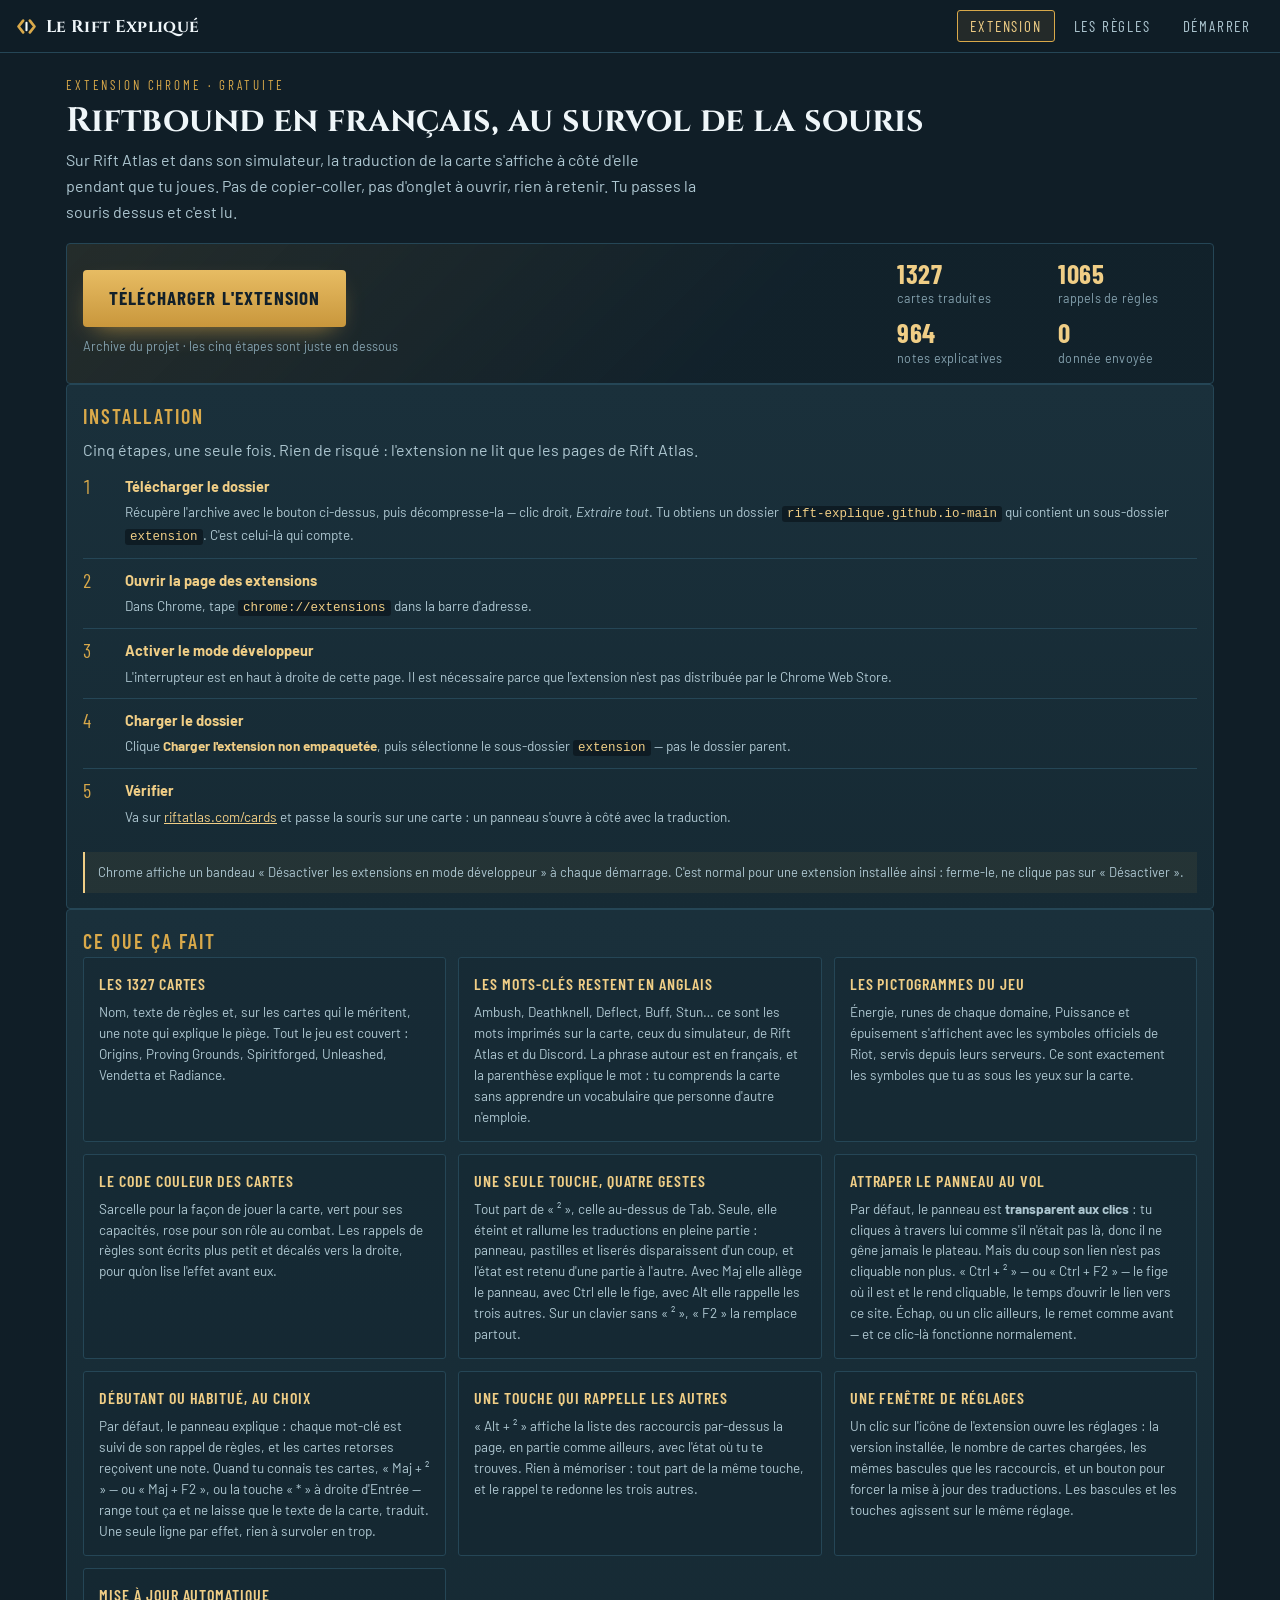
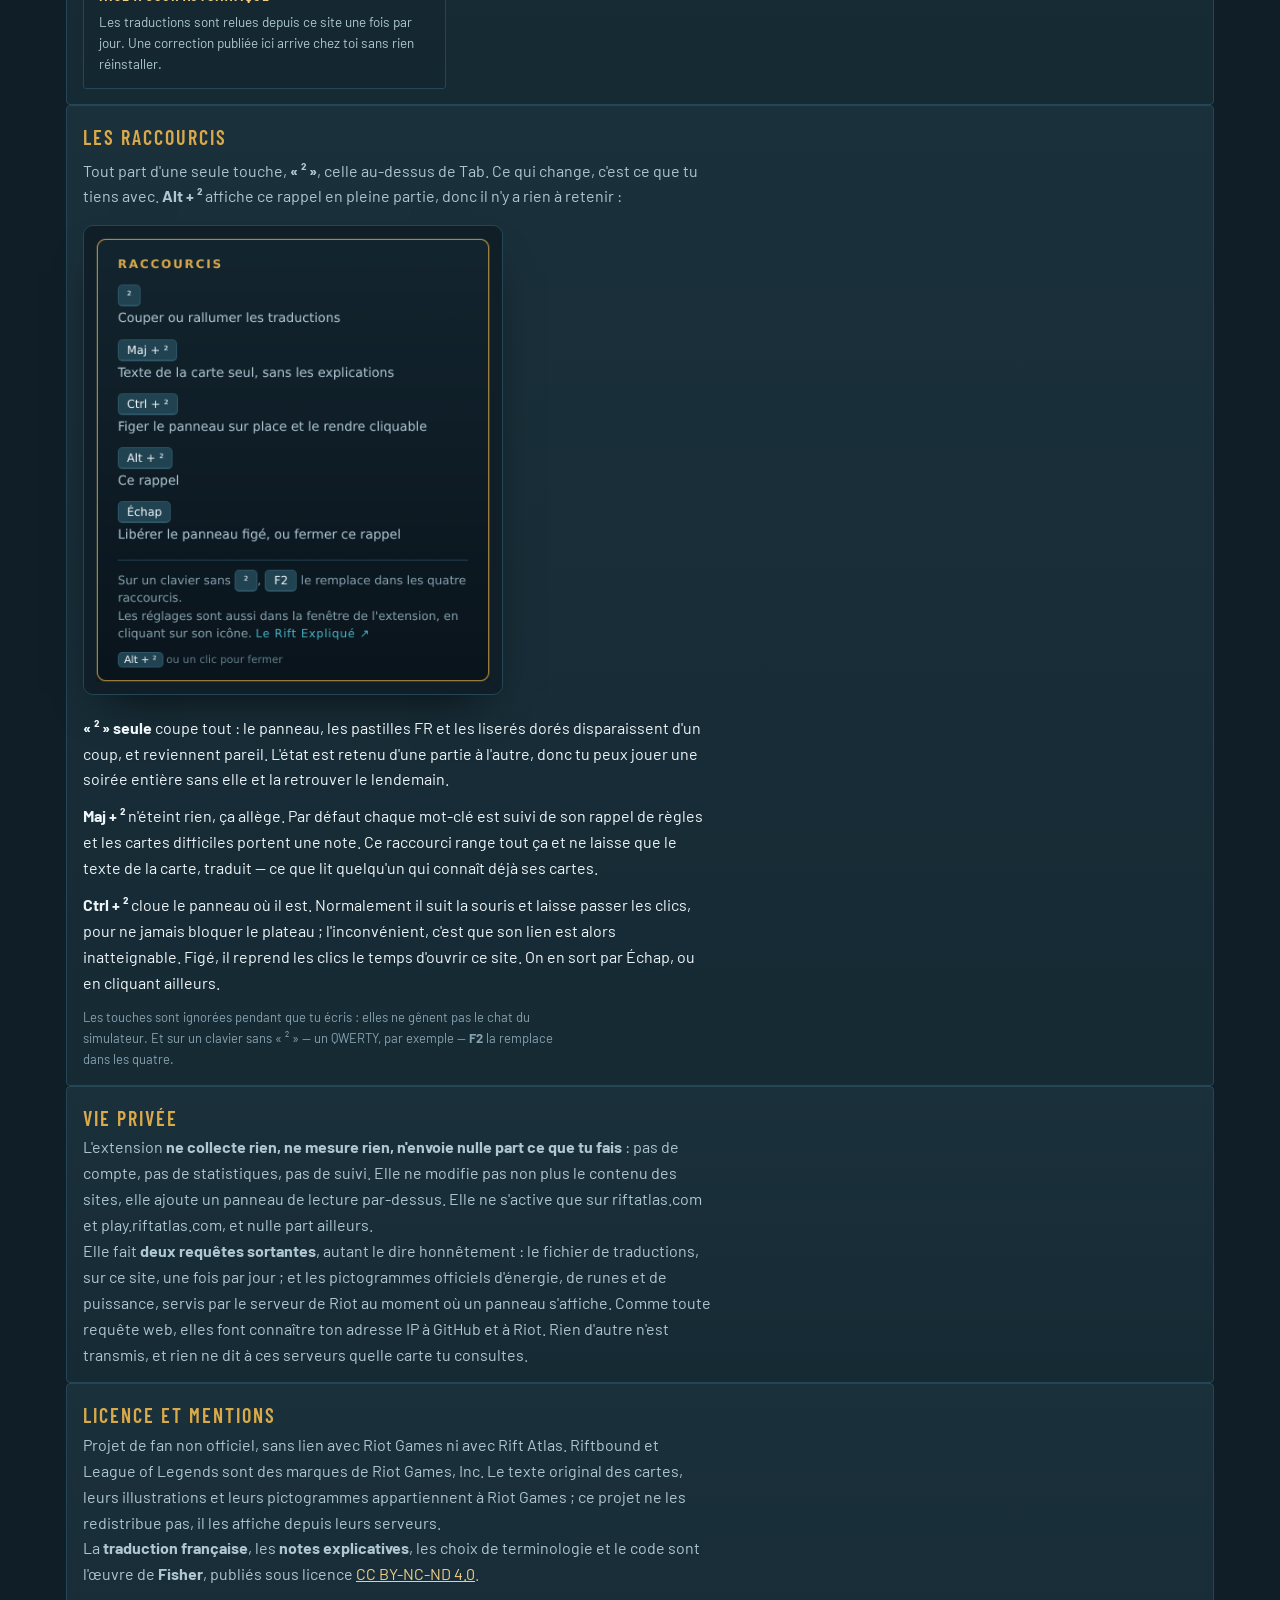
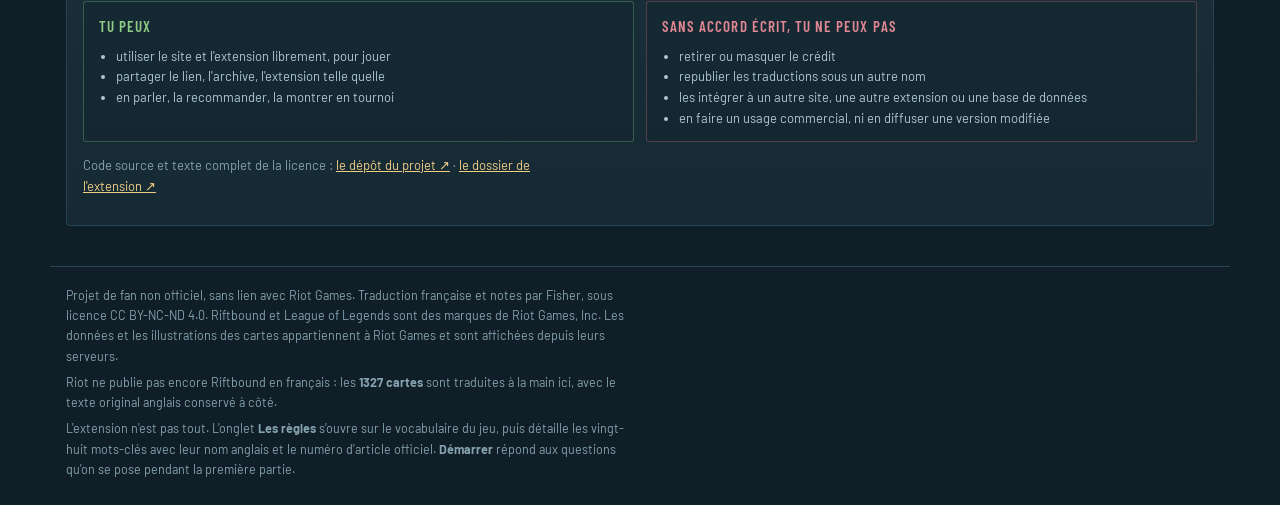
<file: index.html>
<!doctype html>
<html lang="fr" translate="no">
<head>
<meta charset="utf-8">
<meta name="viewport" content="width=device-width, initial-scale=1, viewport-fit=cover">
<title>Le Rift Expliqué — guide Riftbound</title>
<meta name="description" content="Riftbound en français : les règles expliquées question par question, les 28 mots-clés, et une extension Chrome qui traduit les cartes au survol sur Rift Atlas.">

<link rel="canonical" href="https://rift-explique.github.io/">
<meta name="theme-color" content="#D9A94A">
<link rel="icon" href="favicon.svg" type="image/svg+xml">
<link rel="apple-touch-icon" href="apple-touch-icon.png">

<!-- l'aperçu affiché quand le lien est collé dans Discord, sur un forum ou en message -->
<meta property="og:type" content="website">
<meta property="og:site_name" content="Le Rift Expliqué">
<meta property="og:locale" content="fr_FR">
<meta property="og:url" content="https://rift-explique.github.io/">
<meta property="og:title" content="Le Rift Expliqué — Riftbound en français">
<meta property="og:description" content="Les règles de Riftbound expliquées question par question, les 28 mots-clés, et une extension Chrome qui traduit les 1327 cartes au survol.">
<meta property="og:image" content="https://rift-explique.github.io/og.png">
<meta property="og:image:width" content="1200">
<meta property="og:image:height" content="630">
<meta property="og:image:alt" content="Le Rift Expliqué — guide français de Riftbound">
<meta name="twitter:card" content="summary_large_image">

<link rel="preconnect" href="https://cmsassets.rgpub.io" crossorigin>
<link rel="preconnect" href="https://assetcdn.rgpub.io" crossorigin>
<link rel="preconnect" href="https://fonts.googleapis.com">
<link rel="preconnect" href="https://fonts.gstatic.com" crossorigin>
<link rel="stylesheet" href="https://fonts.googleapis.com/css2?family=Cinzel:wght@500;700&family=Barlow:wght@400;500;600&family=Barlow+Condensed:wght@500;600;700&display=swap">
<link rel="stylesheet" href="style.css?v=41">
</head>
<body>

<header class="topbar">
  <button class="brand" id="brand" type="button" title="Découvrir l'extension Chrome">
    <svg class="brand-mark" viewBox="0 0 100 100" aria-hidden="true" focusable="false">
      <g fill="none" stroke="#D9A94A" stroke-width="13" stroke-linecap="round" stroke-linejoin="round">
        <path d="M34 22 L12 50 L34 78"/><path d="M66 78 L88 50 L66 22"/>
      </g>
      <path d="M50 32 L50 68" fill="none" stroke="#F4FAFC" stroke-width="10" stroke-linecap="round"/>
    </svg>
    <span class="brand-name">Le Rift Expliqué</span>
  </button>
  <nav class="tabs" id="tabs" role="tablist">
    <button class="tab" data-view="extension" role="tab">Extension</button>
    <button class="tab" data-view="regles" role="tab">Les règles</button>
    <button class="tab" data-view="rules" role="tab">Démarrer</button>
  </nav>
</header>

<main id="main">
  <div class="loading" id="loading">Chargement…</div>
</main>

<noscript>
  <div class="panel" style="max-width:1180px;margin:22px auto;padding:18px 20px">
    <h2>JavaScript est nécessaire</h2>
    <p class="lede" style="margin-top:8px">Ce site affiche les règles de Riftbound en français.
    Active JavaScript pour le consulter, ou va voir les
    <a href="https://playriftbound.com/en-us/rules-hub/" target="_blank" rel="noopener">règles
    officielles de Riot</a> (en anglais).</p>
  </div>
</noscript>

<div class="modal" id="modal" hidden>
  <div class="modal-back" data-close></div>
  <div class="modal-box" role="dialog" aria-modal="true">
    <button class="modal-x" data-close aria-label="Fermer">✕</button>
    <div id="modalBody"></div>
  </div>
</div>

<footer class="sitefoot">
  <p>Projet de fan non officiel, sans lien avec Riot Games. Traduction française et notes par Fisher, sous licence CC BY-NC-ND 4.0. Riftbound et League of Legends sont des marques de Riot&nbsp;Games, Inc. Les données et les illustrations des cartes appartiennent à Riot Games et sont affichées depuis leurs serveurs.</p>
  <p>Riot ne publie pas encore Riftbound en français : les <strong>1327 cartes</strong> sont traduites à la main ici, avec le texte original anglais conservé à côté.</p>
  <p class="foot-ext">L'extension n'est pas tout. L'onglet <strong>Les règles</strong> s'ouvre sur le vocabulaire du jeu, puis détaille les vingt-huit mots-clés avec leur nom anglais et le numéro d'article officiel. <strong>Démarrer</strong> répond aux questions qu'on se pose pendant la première partie.</p>
</footer>

<script src="cards-data.js?v=41"></script>
<script src="rb-fr.js?v=41"></script>
<script src="rb-motscles.js?v=41"></script>
<script src="rb-core.js?v=41"></script>
<script src="rb-regles-data.js?v=41"></script>
<script src="rb-regles.js?v=41"></script>
<script src="rb-rules.js?v=41"></script>
<script src="rb-extension.js?v=41"></script>
<script src="rb-app.js?v=41"></script>
</body>
</html>
</file>
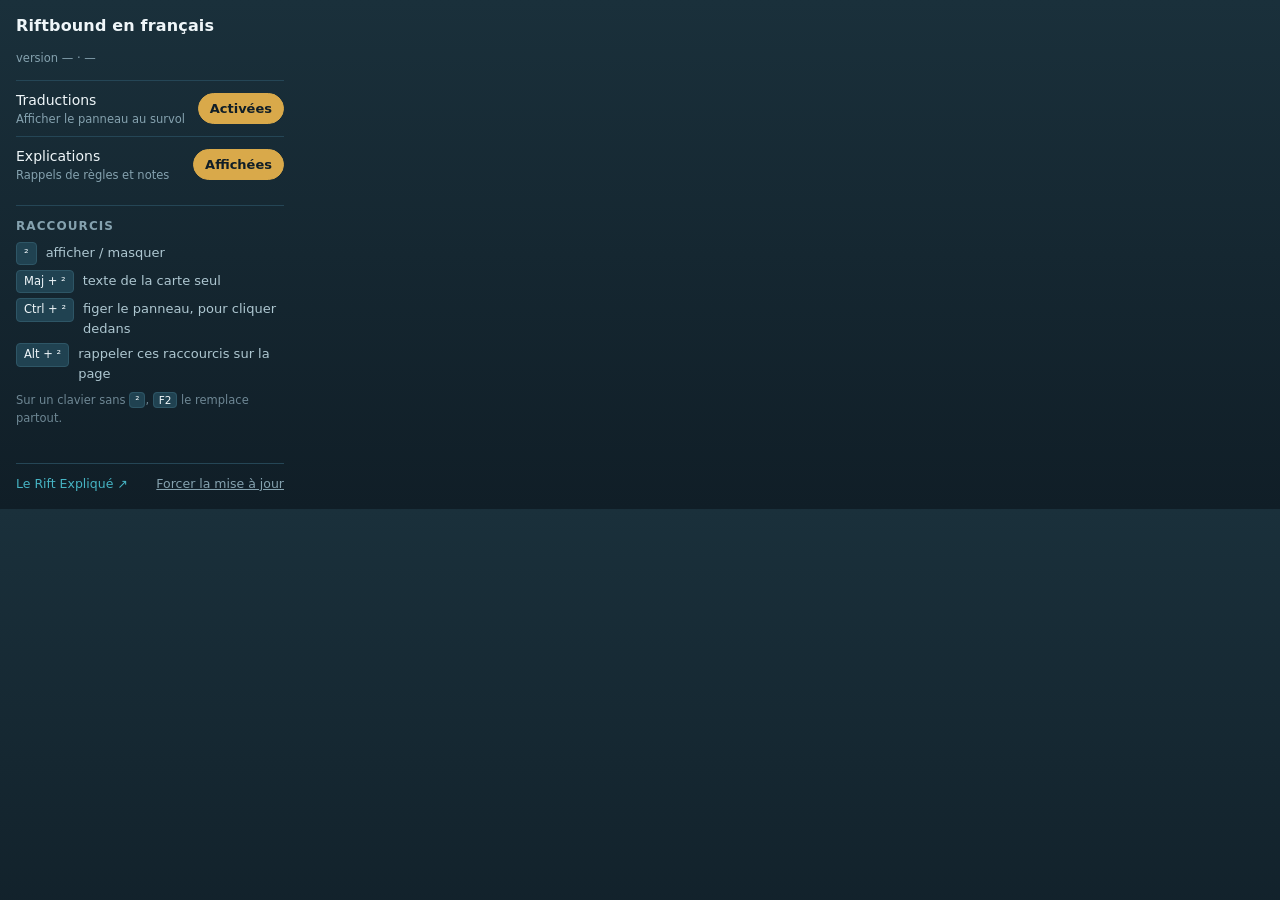
<file: extension/popup.html>
<!doctype html>
<html lang="fr">
<head>
<meta charset="utf-8">
<style>
  :root{ color-scheme: dark; }
  /* la fenêtre de Chrome ne dépasse pas 300 px : la bordure est comprise dans la largeur */
  *, *::before, *::after{ box-sizing: border-box; }
  body{ width: 300px; max-width: 300px; overflow-x: hidden; overflow-wrap: break-word;
    margin: 0; padding: 14px 16px 16px;
    background: linear-gradient(180deg,#1A303B 0%,#101E27 100%); color:#EFF6F9;
    font-family:"Barlow",system-ui,-apple-system,"Segoe UI",sans-serif; font-size:14px; line-height:1.5; }
  h1{ margin:0 0 2px; font-size:16px; font-weight:600; letter-spacing:.01em; }
  .v{ font-size:11.5px; color:#85A2AF; margin-bottom:13px; }
  .ligne{ display:flex; align-items:center; justify-content:space-between; gap:10px;
    padding:9px 0; border-top:1px solid #254656; }
  .ligne p{ margin:0; }
  .ligne small{ display:block; font-size:11.5px; color:#85A2AF; line-height:1.4; }
  button.bascule{ flex:0 0 auto; min-width:82px; font:inherit; font-size:13px; cursor:pointer;
    padding:5px 11px; border-radius:999px; border:1px solid #2E5666;
    background:transparent; color:#AEC7D1; transition:all .15s; }
  button.bascule[aria-pressed="true"]{ background:#D9A94A; border-color:#D9A94A; color:#101E27; font-weight:600; }
  button.bascule:focus-visible{ outline:2px solid #D9A94A; outline-offset:2px; }
  .touches{ margin:13px 0 0; padding-top:11px; border-top:1px solid #254656; }
  .touches h2{ margin:0 0 7px; font-size:12px; font-weight:600; color:#85A2AF;
    text-transform:uppercase; letter-spacing:.09em; }
  .t{ display:flex; align-items:baseline; gap:9px; margin-bottom:5px; font-size:13px; }
  kbd{ flex:0 0 auto; font-family:inherit; font-size:11.5px; padding:2px 7px; border-radius:4px;
    background:#204251; border:1px solid #2E5666; color:#EFF6F9; white-space:nowrap; }
  .t span{ color:#AEC7D1; }
  footer{ margin-top:13px; padding-top:11px; border-top:1px solid #254656;
    display:flex; align-items:center; justify-content:space-between; gap:8px; }
  a{ color:#46B4C4; font-size:12.5px; text-decoration:none; }
  a:hover{ text-decoration:underline; }
  button.lien{ font:inherit; font-size:12.5px; color:#85A2AF; background:none; border:none;
    padding:0; cursor:pointer; text-decoration:underline; }
  button.lien:hover{ color:#F0CE86; }
  .secours{ margin:9px 0 0; font-size:11.5px; line-height:1.5; color:#6E8794; }
  .secours kbd{ font-size:10.5px; padding:1px 5px; }
  #etat{ margin-top:9px; font-size:11.5px; color:#7ECB6A; min-height:1.2em; }
</style>
</head>
<body>
  <h1>Riftbound en français</h1>
  <p class="v">version <span id="version">—</span> · <span id="cartes">—</span></p>

  <div class="ligne">
    <p>Traductions<small>Afficher le panneau au survol</small></p>
    <button class="bascule" id="bActif" aria-pressed="true">Activées</button>
  </div>
  <div class="ligne">
    <p>Explications<small>Rappels de règles et notes</small></p>
    <button class="bascule" id="bMode" aria-pressed="true">Affichées</button>
  </div>

  <div class="touches">
    <h2>Raccourcis</h2>
    <div class="t"><kbd>²</kbd><span>afficher / masquer</span></div>
    <div class="t"><kbd>Maj + ²</kbd><span>texte de la carte seul</span></div>
    <div class="t"><kbd>Ctrl + ²</kbd><span>figer le panneau, pour cliquer dedans</span></div>
    <div class="t"><kbd>Alt + ²</kbd><span>rappeler ces raccourcis sur la page</span></div>
    <p class="secours">Sur un clavier sans <kbd>²</kbd>, <kbd>F2</kbd> le remplace partout.</p>
  </div>

  <div id="etat"></div>

  <footer>
    <a href="https://rift-explique.github.io/" target="_blank" rel="noopener">Le Rift Expliqué ↗</a>
    <button class="lien" id="bMaj">Forcer la mise à jour</button>
  </footer>

  <script src="popup.js"></script>
</body>
</html>
</file>
<file: style.css>
/* ============================================================
   Le Rift Expliqué — feuille de style
   ============================================================ */

:root{
  color-scheme: dark;
  --ground:#101E27;
  --ground-2:#162A34;
  --panel:#1A303B;
  --panel-2:#204251;
  --line:#2E5666;
  --line-soft:#254656;
  --text:#EFF6F9;
  --text-dim:#AEC7D1;
  --text-faint:#85A2AF;
  --gold:#D9A94A;
  --gold-soft:#F0CE86;
  --att:#E0654A;
  --def:#46B4C4;
  --danger:#D8503C;
  --ok:#5BBF86;

  --Fury:#D9503C;
  --Body:#E08A3C;
  --Mind:#4FA8DE;
  --Calm:#56B87F;
  --Chaos:#A45FD0;
  --Order:#E0C24A;
  --Colorless:#8FA6B1;

  --serif:"Cinzel", Georgia, serif;
  --sans:"Barlow", system-ui, -apple-system, sans-serif;
  --cond:"Barlow Condensed", "Barlow", system-ui, sans-serif;
}

*{box-sizing:border-box}
html,body{margin:0;padding:0}
body{
  background:
    radial-gradient(1200px 700px at 50% -14%, #1E3E4D 0%, rgba(30,62,77,0) 62%),
    var(--ground);
  color:var(--text);
  font-family:var(--sans);
  font-size:16px;
  line-height:1.62;
  min-height:100vh;
  padding-top:env(safe-area-inset-top, 0px);
  padding-bottom:env(safe-area-inset-bottom, 0px);
}
img{max-width:100%;display:block}
a{color:var(--gold-soft)}

/* ---------- barre du haut ---------- */
.topbar{
  position:sticky;top:env(safe-area-inset-top, 0px);z-index:30;
  background:rgba(16,30,39,.93);
  backdrop-filter:blur(8px);
  border-bottom:1px solid var(--line-soft);
  display:flex;align-items:center;justify-content:space-between;gap:14px;flex-wrap:wrap;
  padding:10px 16px;
}
/* le titre est un bouton (il mène à l'onglet Extension) : on efface tout
   l'habillage que la règle générale des boutons lui donnerait */
.brand{display:flex;align-items:center;gap:9px;
  font-family:inherit;font-size:inherit;letter-spacing:normal;text-transform:none;
  background:none;border:none;border-radius:4px;padding:2px 4px;margin:-2px -4px;
  color:var(--text);cursor:pointer;transition:color .18s}
.brand:hover:not(:disabled){background:none;border-color:transparent;color:var(--gold-soft)}
.brand:hover .brand-mark{filter:brightness(1.25)}
.brand:active:not(:disabled){transform:none}
.brand:focus-visible{outline:2px solid var(--gold);outline-offset:2px}
.brand-mark{
  width:21px;height:21px;flex:none;
  transition:filter .15s;
}
.brand-name{
  font-family:var(--serif);font-weight:700;font-size:17px;letter-spacing:.02em;
}
.tabs{display:flex;gap:6px;flex-wrap:wrap}
.tab{
  font-family:var(--cond);font-size:15px;letter-spacing:.12em;text-transform:uppercase;
  color:var(--text-dim);background:transparent;border:1px solid transparent;
  border-radius:3px;padding:6px 12px;cursor:pointer;transition:all .18s ease;
}
.tab:hover{color:var(--text);background:var(--panel-2)}
.tab.on{color:var(--gold-soft);border-color:var(--gold);background:rgba(217,169,74,.1)}
.tab:focus-visible{outline:2px solid var(--gold);outline-offset:2px}

main{max-width:1180px;margin:0 auto;padding:22px 16px 40px}
.loading{display:none;text-align:center;color:var(--text-faint);padding:60px 0;font-style:italic}
html.js .loading{display:block}
noscript .panel h2{font-family:var(--serif);font-size:22px;letter-spacing:normal;
  text-transform:none;color:var(--text)}

/* ---------- éléments communs ---------- */
.view-head{display:flex;flex-direction:column;gap:6px;margin-bottom:18px}
.eyebrow{font-family:var(--cond);font-size:13px;letter-spacing:.22em;text-transform:uppercase;color:var(--gold)}
h1{font-family:var(--serif);font-weight:700;font-size:clamp(24px,4.4vw,34px);margin:0;line-height:1.14;text-wrap:balance}
h2{font-family:var(--cond);font-size:20px;letter-spacing:.1em;text-transform:uppercase;color:var(--gold);margin:0;font-weight:600}
h3{font-family:var(--cond);font-size:16px;letter-spacing:.1em;text-transform:uppercase;color:var(--text);margin:0;font-weight:600}
.lede{color:var(--text-dim);max-width:70ch;margin:0}

button{font-family:var(--cond);font-size:15px;letter-spacing:.1em;text-transform:uppercase;
  color:var(--text);background:var(--panel-2);border:1px solid var(--line);border-radius:3px;
  padding:8px 14px;cursor:pointer;transition:background .2s,border-color .2s,color .2s,transform .1s}
button:hover:not(:disabled){background:#1D3B48;border-color:var(--gold);color:var(--gold-soft)}
button:active:not(:disabled){transform:translateY(1px)}
button:disabled{opacity:.34;cursor:not-allowed}
button:focus-visible{outline:2px solid var(--gold);outline-offset:2px}
button.primary{background:linear-gradient(180deg,#2A4D5C,#1B3945);border-color:var(--gold);color:var(--gold-soft)}
button.att{border-color:var(--att);color:var(--att)}
button.def{border-color:var(--def);color:var(--def)}

input[type=text], select{
  font-family:var(--sans);font-size:14px;color:var(--text);
  background:var(--ground-2);border:1px solid var(--line);border-radius:3px;
  padding:8px 10px;min-width:0;
}
input[type=text]:focus, select:focus{outline:none;border-color:var(--gold)}
label.field{display:flex;flex-direction:column;gap:4px;min-width:0}
label.field span{font-family:var(--cond);font-size:12px;letter-spacing:.12em;text-transform:uppercase;color:var(--text-faint)}

.panel{border:1px solid var(--line-soft);border-radius:4px;
  background:linear-gradient(180deg,var(--panel),var(--ground-2));padding:15px 16px}

/* ---------- symboles dans les textes ---------- */
.sym{display:inline-grid;place-items:center;vertical-align:-2px;
  width:17px;height:17px;border-radius:50%;
  font-family:var(--cond);font-weight:700;font-size:11px;line-height:1;
  border:1.4px solid currentColor;margin:0 1px}
.sym-e{color:var(--gold-soft)}
.sym-p{color:#B6D8E2;border-radius:3px;transform:rotate(45deg)}
.sym-p b{transform:rotate(-45deg)}
.sym-m{color:var(--gold);border-radius:3px;border-width:1.6px}
.sym-t{color:var(--text-dim);font-size:10px}
.kw{display:inline-block;font-family:var(--cond);font-size:12.5px;letter-spacing:.08em;
  text-transform:uppercase;padding:0 5px;border-radius:2px;
  border:1px solid rgba(217,169,74,.5);color:var(--gold-soft);
  background:rgba(217,169,74,.09);cursor:help;white-space:nowrap}
.kw.reaction{border-color:rgba(70,180,196,.55);color:#9EDCE7;background:rgba(70,180,196,.1)}

.rules-text{font-size:13.5px;line-height:1.5;color:var(--text-dim);white-space:pre-line}

/* ---------- carte ---------- */
.card{
  --dom:var(--Colorless);
  position:relative;border-radius:6px;overflow:hidden;
  border:1px solid color-mix(in srgb, var(--dom) 45%, #0C1A22);
  background:#0D1B23;
  box-shadow:0 8px 22px -14px #000;
  cursor:pointer;transition:transform .16s ease, box-shadow .16s ease, border-color .16s ease;
}
.card:hover{transform:translateY(-3px);box-shadow:0 14px 26px -14px #000;border-color:var(--dom)}
.card img{width:100%;aspect-ratio:744/1039;object-fit:cover;background:#0A141C}
.card.landscape img{aspect-ratio:1039/744}
/* carte connue, illustration pas encore publiée par Riot */
.sans-art{
  --dom:var(--Colorless);
  width:100%;aspect-ratio:744/1039;border-radius:6px;
  display:flex;flex-direction:column;align-items:center;justify-content:center;gap:8px;
  text-align:center;padding:14px;
  background:
    repeating-linear-gradient(135deg, rgba(255,255,255,.015) 0 9px, transparent 9px 18px),
    linear-gradient(180deg, color-mix(in srgb, var(--dom) 16%, #0A141C), #0A141C);
  border:1px dashed color-mix(in srgb, var(--dom) 45%, #162b36);
}
.sans-art b{font-family:var(--serif);font-size:15px;color:#EFF6F8;line-height:1.25}
.sans-art span{font-family:var(--cond);font-size:12px;letter-spacing:.07em;
  text-transform:uppercase;color:var(--text-faint);max-width:22ch;line-height:1.3}
.card .sans-art{border-radius:0;border:0}
.landscape .sans-art{aspect-ratio:1039/744}
.detail .sans-art{border-radius:8px}

.card .fallback{
  position:absolute;inset:0;display:grid;place-items:center;text-align:center;padding:10px;
  font-family:var(--cond);font-size:13px;letter-spacing:.06em;color:var(--text-faint);
}
.card-cap{
  position:absolute;left:0;right:0;bottom:0;
  background:linear-gradient(180deg,rgba(10,20,28,0),rgba(8,16,22,.94) 55%);
  padding:16px 7px 6px;
  font-family:var(--cond);font-size:13px;letter-spacing:.03em;line-height:1.2;
  display:flex;align-items:flex-end;justify-content:space-between;gap:6px;
}
.card-cap b{font-weight:600;color:#EFF6F8}
.card-cap i{font-style:normal;color:var(--dom);font-size:11.5px;letter-spacing:.1em;text-transform:uppercase}

/* ---------- explorateur ---------- */
.filters{display:grid;grid-template-columns:repeat(auto-fit,minmax(140px,1fr));gap:10px;
  margin-bottom:12px;align-items:end}
.filters select,.filters input[type=text]{width:100%}
.filters .wide{grid-column:span 2}
@media (max-width:560px){.filters .wide{grid-column:span 1}}
.count-line{display:flex;justify-content:space-between;align-items:center;gap:10px;flex-wrap:wrap;
  color:var(--text-faint);font-size:13px;margin-bottom:12px}
.grid{display:grid;grid-template-columns:repeat(auto-fill,minmax(150px,1fr));gap:13px}
@media (max-width:520px){.grid{grid-template-columns:repeat(auto-fill,minmax(128px,1fr));gap:10px}}
.more-wrap{display:flex;justify-content:center;margin-top:20px}
.empty{text-align:center;color:var(--text-faint);padding:40px 0;font-style:italic}

/* ---------- fiche détaillée ---------- */
.detail{display:grid;grid-template-columns:minmax(0,300px) minmax(0,1fr);gap:20px}
@media (max-width:640px){.detail{grid-template-columns:1fr}}
.detail img{border-radius:8px;border:1px solid var(--line)}
.detail-meta{display:flex;flex-direction:column;gap:12px}
.detail h2{font-family:var(--serif);font-size:23px;text-transform:none;letter-spacing:0;color:var(--text)}
.chips{display:flex;gap:6px;flex-wrap:wrap}
.chip{font-family:var(--cond);font-size:12.5px;letter-spacing:.1em;text-transform:uppercase;
  padding:2px 8px;border-radius:2px;border:1px solid var(--line);color:var(--text-dim);background:rgba(10,20,28,.5)}
.chip.dom{border-color:var(--dom);color:var(--dom)}
.stat-row{display:flex;gap:16px;flex-wrap:wrap;border-block:1px solid var(--line-soft);padding:9px 0}
.stat{display:flex;flex-direction:column}
.stat span{font-family:var(--cond);font-size:11.5px;letter-spacing:.12em;text-transform:uppercase;color:var(--text-faint)}
.stat b{font-family:var(--cond);font-size:20px;color:var(--gold-soft);font-variant-numeric:tabular-nums}

/* ---------- modale ---------- */
.modal{position:fixed;inset:0;z-index:60;display:grid;place-items:center;padding:16px}
.modal[hidden]{display:none}
[hidden]{display:none !important}
.modal-back{position:absolute;inset:0;background:rgba(4,10,14,.82)}
.modal-box{position:relative;max-width:820px;width:100%;max-height:88vh;overflow-y:auto;
  background:linear-gradient(180deg,var(--panel),var(--ground-2));
  border:1px solid var(--line);border-radius:6px;padding:20px}
.modal-x{position:absolute;top:10px;right:10px;padding:4px 9px;font-size:14px;z-index:2}

/* ---------- plateau partagé (chaîne + simulateur) ---------- */
.field{border:1px solid var(--line-soft);border-radius:4px;
  background:linear-gradient(180deg,rgba(19,37,47,.6),rgba(10,20,28,.6));
  padding:12px 14px;display:grid;grid-template-columns:1fr auto 1fr;align-items:center;gap:14px}
@media (max-width:760px){.field{grid-template-columns:1fr;gap:12px}}
.seat{display:flex;flex-direction:column;gap:8px}
.seat.right{align-items:flex-end;text-align:right}
@media (max-width:760px){.seat.right{align-items:flex-start;text-align:left}}
.seat-name{font-family:var(--cond);font-size:16px;letter-spacing:.14em;text-transform:uppercase;color:var(--who)}
.seat-att{--who:var(--att)}
.seat-def{--who:var(--def)}
.badges{display:flex;gap:6px;flex-wrap:wrap}
.seat.right .badges{justify-content:flex-end}
@media (max-width:760px){.seat.right .badges{justify-content:flex-start}}
.badge{font-family:var(--cond);font-size:12.5px;letter-spacing:.1em;text-transform:uppercase;
  padding:2px 8px;border-radius:2px;border:1px solid var(--line-soft);color:var(--text-faint);
  background:rgba(10,20,28,.6);transition:all .25s ease;white-space:nowrap}
.badge.on{color:var(--text);border-color:var(--who);
  background:color-mix(in srgb,var(--who) 16%,rgba(10,20,28,.6));box-shadow:0 0 12px -4px var(--who)}
.versus{font-family:var(--serif);font-size:13px;letter-spacing:.2em;color:var(--text-faint);text-align:center}

.mini-row{display:flex;gap:9px;flex-wrap:wrap}
.seat.right .mini-row{justify-content:flex-end}
@media (max-width:760px){.seat.right .mini-row{justify-content:flex-start}}
.mini{width:84px;position:relative;border-radius:4px;overflow:hidden;border:1px solid var(--line);background:#0D1B23}
.mini img{aspect-ratio:744/1039;object-fit:cover}
.mini .m-might{position:absolute;bottom:3px;right:3px;min-width:21px;height:21px;padding:0 3px;
  display:grid;place-items:center;background:rgba(8,16,22,.92);border:1.4px solid var(--gold);
  border-radius:3px;font-family:var(--cond);font-weight:700;font-size:13px;color:var(--gold-soft)}
.mini.dead{opacity:.34;filter:grayscale(1)}
.mini.dead::after{content:"mort";position:absolute;inset:auto 0 42% 0;text-align:center;
  font-family:var(--cond);font-size:12px;letter-spacing:.12em;text-transform:uppercase;color:var(--danger)}
.mini .m-dmg{position:absolute;top:3px;left:3px;background:rgba(216,80,60,.92);border-radius:2px;
  font-family:var(--cond);font-size:12px;padding:0 4px;color:#fff}
.mini-empty{color:var(--text-faint);font-size:13px;font-style:italic}

/* ---------- chaîne ---------- */
.chain-col{border:1px solid var(--line-soft);border-radius:4px;
  background:linear-gradient(180deg,rgba(19,37,47,.85),rgba(10,20,28,.85));
  padding:13px 14px 12px;display:flex;flex-direction:column;gap:11px;min-height:260px}
.chain-head{display:flex;align-items:center;justify-content:space-between;gap:10px;
  border-bottom:1px solid var(--line-soft);padding-bottom:8px}
.chain-title{font-family:var(--cond);font-size:16px;letter-spacing:.18em;text-transform:uppercase;color:var(--gold)}
.chain-state{font-family:var(--cond);font-size:13px;letter-spacing:.1em;text-transform:uppercase;color:var(--text-faint)}
.stack{flex:1;display:flex;flex-direction:row-reverse;justify-content:center;align-items:flex-start;
  gap:14px;flex-wrap:wrap;padding:4px 0}
.slot{display:flex;flex-direction:column;align-items:center;gap:6px;width:118px;
  animation:slideIn .34s cubic-bezier(.2,.8,.3,1) both}
.slot .card{width:118px}
.slot-tag{font-family:var(--cond);font-size:11px;letter-spacing:.13em;text-transform:uppercase;
  color:var(--text-faint);text-align:center;line-height:1.2}
.slot.is-top .slot-tag{color:var(--gold)}
.slot.resolving{animation:resolveOut .7s ease both}
.slot.resolving .card{border-color:var(--gold-soft);box-shadow:0 0 0 1px var(--gold-soft),0 0 30px -6px var(--gold-soft)}
.slot .owner-bar{width:100%;height:3px;border-radius:2px;background:var(--own)}
.empty-note{margin:auto;text-align:center;color:var(--text-faint);font-size:13px;font-style:italic}

@keyframes slideIn{from{opacity:0;transform:translateY(16px) scale(.96)}to{opacity:1;transform:none}}
@keyframes resolveOut{0%{opacity:1}40%{opacity:1;transform:translateY(-5px) scale(1.03)}100%{opacity:0;transform:translateY(-26px) scale(.95)}}

.passes{display:flex;align-items:center;gap:9px;border-top:1px solid var(--line-soft);padding-top:9px}
.passes-label{font-family:var(--cond);font-size:13px;letter-spacing:.1em;text-transform:uppercase;color:var(--text-faint)}
.pips{display:flex;gap:5px}
.pip{width:24px;height:5px;border-radius:2px;background:var(--line-soft);transition:all .3s ease}
.pip.on{background:var(--gold);box-shadow:0 0 9px -1px var(--gold)}
.pip.fire{background:var(--danger);box-shadow:0 0 12px -1px var(--danger)}

.hand-zone{border:1px solid var(--line-soft);border-radius:4px;background:rgba(19,37,47,.45);
  padding:11px 14px 13px;display:flex;flex-direction:column;gap:9px}
.hand-head{font-family:var(--cond);font-size:14px;letter-spacing:.16em;text-transform:uppercase;color:var(--def);
  display:flex;justify-content:space-between;gap:10px;flex-wrap:wrap;align-items:center}
.hand{display:flex;gap:12px;flex-wrap:wrap}
.hand .card{width:112px;animation:slideIn .3s ease both}
.hand-empty{color:var(--text-faint);font-size:13px;font-style:italic}

.narration{border:1px solid var(--line-soft);border-radius:4px;
  background:linear-gradient(180deg,var(--panel),var(--ground-2));
  padding:15px 16px 14px;display:flex;flex-direction:column;gap:11px;min-height:130px}
.step-head{display:flex;align-items:baseline;gap:10px;flex-wrap:wrap}
.step-num{font-family:var(--cond);font-size:14px;letter-spacing:.16em;text-transform:uppercase;color:var(--gold);font-variant-numeric:tabular-nums}
.step-tag{font-family:var(--cond);font-size:13px;letter-spacing:.12em;text-transform:uppercase;color:var(--text-faint);
  border:1px solid var(--line-soft);border-radius:2px;padding:1px 7px}
.step-text{margin:0;font-size:16px;max-width:70ch}
.step-text b{color:var(--gold-soft);font-weight:600}
.step-note{margin:0;font-size:13.5px;color:var(--text-dim);border-left:2px solid var(--line);padding-left:11px;max-width:70ch}
.choices{display:flex;gap:10px;flex-wrap:wrap}
.controls{display:flex;gap:9px;flex-wrap:wrap;align-items:center;justify-content:center;margin-top:4px}
.stack-col{display:flex;flex-direction:column;gap:16px}

/* ---------- règles ---------- */
.rule-grid{display:grid;grid-template-columns:repeat(auto-fit,minmax(260px,1fr));gap:14px}
.rule-card{border:1px solid var(--line-soft);border-top:2px solid var(--gold);border-radius:3px;
  background:rgba(19,37,47,.5);padding:14px 15px;display:flex;flex-direction:column;gap:7px}
.rule-card p{margin:0;font-size:14px;color:var(--text-dim)}
.rule-card p b{color:var(--text);font-weight:600}
.steps-list{display:flex;flex-direction:column;gap:10px;counter-reset:s}
.step-item{display:grid;grid-template-columns:30px 1fr;gap:12px;align-items:start;
  border-bottom:1px solid var(--line-soft);padding-bottom:10px}
.step-item:last-child{border-bottom:none}
.step-item .no{font-family:var(--cond);font-size:19px;color:var(--gold);font-variant-numeric:tabular-nums;line-height:1.3}
.step-item p{margin:0;font-size:14.5px}
.step-item p b{color:var(--gold-soft)}
.step-item .sub{color:var(--text-dim);font-size:13.5px;margin-top:3px}

.glossary{display:grid;grid-template-columns:repeat(auto-fit,minmax(280px,1fr));gap:11px}
.gl{border:1px solid var(--line-soft);border-radius:3px;background:rgba(19,37,47,.4);padding:11px 12px;
  display:flex;flex-direction:column;gap:5px}
.gl-head{display:flex;align-items:baseline;gap:8px;flex-wrap:wrap}
.gl-en{font-family:var(--cond);font-size:16px;letter-spacing:.08em;text-transform:uppercase;color:var(--gold-soft)}
.gl-fr{font-size:13px;color:var(--text-faint);font-style:italic}
.gl p{margin:0;font-size:13.5px;color:var(--text-dim)}
.gl .ex{font-size:12.5px;color:var(--text-faint)}
.gl .ex a{cursor:pointer;text-decoration:underline dotted}

/* ---------- simulateur ---------- */
.sim-setup{display:grid;grid-template-columns:1fr 1fr;gap:14px}
@media (max-width:720px){.sim-setup{grid-template-columns:1fr}}
.picked{display:flex;gap:8px;flex-wrap:wrap;min-height:30px;margin-top:8px}
.picked .mini{width:62px}
.picked .mini button{position:absolute;top:2px;right:2px;padding:0 5px;font-size:11px;
  background:rgba(8,16,22,.9);border-color:var(--danger);color:var(--danger);line-height:1.5}
.picker-results{display:grid;grid-template-columns:repeat(auto-fill,minmax(110px,1fr));gap:10px;
  max-height:330px;overflow-y:auto;padding:4px;border:1px solid var(--line-soft);border-radius:3px;margin-top:10px}
.log{border:1px solid var(--line-soft);border-radius:3px;background:rgba(10,20,28,.6);
  padding:11px 13px;max-height:260px;overflow-y:auto;display:flex;flex-direction:column;gap:6px}
.log-line{font-size:13.5px;color:var(--text-dim);border-left:2px solid var(--line);padding-left:9px}
.log-line.att{border-color:var(--att)}
.log-line.def{border-color:var(--def)}
.log-line.sys{border-color:var(--gold);color:var(--text)}
.log-line.bad{border-color:var(--danger);color:#F0B3A8}
.log-line b{color:var(--gold-soft)}
.turn-banner{display:flex;align-items:center;gap:10px;flex-wrap:wrap;
  font-family:var(--cond);font-size:16px;letter-spacing:.1em;text-transform:uppercase}
.turn-banner .who{padding:3px 10px;border-radius:3px;border:1px solid currentColor}
.turn-banner .who.att{color:var(--att)}
.turn-banner .who.def{color:var(--def)}
.act-row{display:flex;gap:9px;flex-wrap:wrap;align-items:center}
.hint{font-size:13px;color:var(--text-faint);max-width:70ch}
.outcome{border:1px solid var(--gold);border-radius:4px;background:rgba(217,169,74,.08);padding:13px 15px}
.outcome h3{color:var(--gold-soft);margin-bottom:5px}
.outcome p{margin:0;font-size:14.5px}

.sitefoot{max-width:1180px;margin:0 auto;padding:18px 16px 30px;border-top:1px solid var(--line-soft);
  color:var(--text-faint);font-size:12.5px;display:flex;flex-direction:column;gap:6px}
.sitefoot p{margin:0;max-width:80ch}

@media (prefers-reduced-motion: reduce){
  *,*::before,*::after{animation-duration:.01ms!important;animation-iteration-count:1!important;transition-duration:.01ms!important}
}

/* ================= un tour de jeu ================= */
.rail{
  display:flex;align-items:center;gap:8px;flex-wrap:wrap;
  border:1px solid var(--line-soft);border-radius:4px;
  background:rgba(19,37,47,.5);padding:9px 13px;
}
.rail .ph{
  font-family:var(--cond);font-size:14px;letter-spacing:.14em;text-transform:uppercase;
  color:var(--text-faint);padding:2px 8px;border-radius:2px;transition:all .3s ease;white-space:nowrap;
}
.rail .ph.done{color:var(--text-dim)}
.rail .ph.on{color:var(--gold-soft);background:rgba(217,169,74,.12);
  border:1px solid var(--gold);box-shadow:0 0 14px -6px var(--gold)}
.rail .ph-sep{color:var(--line);font-size:13px}

.board-head{display:flex;gap:10px;flex-wrap:wrap}
.counter{
  flex:1 1 120px;border:1px solid var(--line-soft);border-radius:4px;
  background:rgba(19,37,47,.5);padding:9px 12px;display:flex;flex-direction:column;gap:1px;
}
.counter span{font-family:var(--cond);font-size:12px;letter-spacing:.12em;text-transform:uppercase;color:var(--text-faint)}
.counter b{font-family:var(--cond);font-size:24px;line-height:1.1;color:var(--gold-soft);font-variant-numeric:tabular-nums}
.counter i{font-style:normal;font-size:12px;color:var(--text-faint);margin-left:3px}

.runes-row{
  display:flex;align-items:center;gap:12px;flex-wrap:wrap;
  border:1px solid var(--line-soft);border-radius:4px;background:rgba(19,37,47,.4);padding:10px 13px;
}
.runes-label{font-family:var(--cond);font-size:14px;letter-spacing:.14em;text-transform:uppercase;color:var(--text-dim)}
.runes{display:flex;gap:6px;flex-wrap:wrap}
.rune{
  width:16px;height:16px;border-radius:3px;display:inline-block;
  transform:rotate(45deg);border:1.5px solid var(--line);background:#0E2029;
  transition:all .3s ease;
}
.rune.ready{border-color:var(--gold);background:linear-gradient(135deg,var(--gold),#8A5F1E);
  box-shadow:0 0 9px -2px var(--gold)}
.rune.spent{border-color:var(--line);background:#12242D;opacity:.55}
.rune.recycled{border-color:var(--def);background:linear-gradient(135deg,var(--def),#1B5560);
  box-shadow:0 0 9px -2px var(--def)}
.runes-key{font-size:12px;color:var(--text-faint);display:flex;align-items:center;gap:5px;flex-wrap:wrap}
.runes-key .rune{width:11px;height:11px;margin-left:6px}

.zones{display:grid;grid-template-columns:repeat(auto-fit,minmax(230px,1fr));gap:12px}
.zone{
  border:1px solid var(--line-soft);border-radius:4px;padding:11px 12px 13px;
  background:linear-gradient(180deg,rgba(19,37,47,.6),rgba(10,20,28,.6));
  display:flex;flex-direction:column;gap:9px;min-height:150px;
}
.zone-you{border-top:2px solid var(--def)}
.zone-held{border-top:2px solid var(--gold)}
.zone-enemy{border-top:2px solid var(--att)}
.zone-name{font-family:var(--cond);font-size:13.5px;letter-spacing:.13em;text-transform:uppercase;color:var(--text-dim)}
.zone-you .zone-name{color:var(--def)}
.zone-held .zone-name{color:var(--gold)}
.zone-enemy .zone-name{color:var(--att)}
.zone-cards{display:flex;gap:9px;flex-wrap:wrap}

.mini.tapped img{transform:rotate(6deg) scale(.94);filter:brightness(.72)}
.mini.tapped::before{
  content:"épuisée";position:absolute;top:3px;left:3px;z-index:2;
  font-family:var(--cond);font-size:10px;letter-spacing:.08em;text-transform:uppercase;
  background:rgba(8,16,22,.9);border:1px solid var(--line);border-radius:2px;padding:0 4px;color:var(--text-faint);
}
.mini .m-tag{
  position:absolute;left:0;right:0;bottom:0;
  background:linear-gradient(180deg,rgba(10,20,28,0),rgba(8,16,22,.95) 50%);
  font-family:var(--cond);font-size:10.5px;letter-spacing:.06em;text-transform:uppercase;
  color:var(--gold-soft);text-align:center;padding:9px 2px 3px;
}

.mini .m-might{z-index:3}
.mini .m-tag{text-align:left;padding-left:5px;padding-right:26px}

/* ================= aperçu au survol ================= */
.peek{
  position:fixed;z-index:80;pointer-events:none;
  display:flex;gap:16px;align-items:flex-start;
  max-width:min(880px, calc(100vw - 24px));
  background:linear-gradient(180deg,rgba(19,37,47,.98),rgba(10,20,28,.98));
  border:1px solid var(--gold);border-radius:6px;
  box-shadow:0 22px 50px -18px #000, 0 0 0 1px rgba(217,169,74,.18);
  padding:12px;
  animation:peekIn .14s ease both;
}
.peek[hidden]{display:none}
@keyframes peekIn{from{opacity:0;transform:translateY(6px)}to{opacity:1;transform:none}}
.peek-img{
  height:min(640px, 76vh);width:auto;aspect-ratio:744/1039;max-width:46vw;flex:none;
  border-radius:8px;border:1px solid var(--line);
}
.peek-side{display:flex;flex-direction:column;gap:9px;min-width:0;width:380px;max-height:76vh;overflow:hidden}
.peek-name{font-family:var(--serif);font-size:23px;line-height:1.18;color:var(--text)}
.peek-meta{font-family:var(--cond);font-size:15px;letter-spacing:.08em;text-transform:uppercase;color:var(--text-faint)}
.peek-vo{font-size:14.5px;line-height:1.5;color:var(--text-dim);white-space:pre-line;
  border-left:2px solid var(--line);padding-left:11px}

.fr-block{border:1px solid rgba(217,169,74,.35);border-radius:4px;
  background:rgba(217,169,74,.07);padding:9px 11px;display:flex;flex-direction:column;gap:4px}
.fr-head{font-family:var(--cond);font-size:12.5px;letter-spacing:.14em;text-transform:uppercase;color:var(--gold)}
.fr-name{font-family:var(--serif);font-size:18px;color:var(--gold-soft)}
/* ---------- lecture du texte français ----------
   Deux accents seulement : le moment où la carte se joue.
   Tout le reste vit dans la hiérarchie, pas dans la couleur. */
.fr-text{display:flex;flex-direction:column;gap:10px;margin:0;
  font-size:16px;line-height:1.6;color:var(--text);white-space:normal}
.fr-line{display:block}
.fr-line.fr-bullet{padding-left:14px;text-indent:-14px;margin-top:-5px}

/* le rappel de règles officiel : en retrait, effacé */
.fr-rem{color:var(--text-faint);font-size:12.5px;line-height:1.5}
.fr-rem-b{display:block;margin-top:4px;padding-left:11px;
  border-left:1px solid var(--line-soft)}

/* mot-clé : la couleur des pastilles officielles, en texte seul
   t vert sapin · e vert olive · c magenta · n gris */
.k{font-weight:600;letter-spacing:.01em;white-space:nowrap}
.k-t{color:#4FC2A8}
.k-e{color:#B5D64F}
.k-c{color:#EE6E9C}
.k-n{color:#A9BCC6}

/* ressources : pictogrammes, comme sur les cartes */
.r{font-weight:600}
.fr-rem .r,.fr-rem .k{color:inherit;font-weight:600}
/* pictogrammes officiels Riot (images) : on ne fait que les dimensionner.
   Les runes de domaine sont pleines (pastille colorée), les autres sont des
   traits nus : on agrandit un peu ces dernières pour égaliser le poids à l'œil. */
.g{display:inline-block;width:1.2em;height:1.2em;vertical-align:-.26em;margin:0 .05em}
.g-p+.g-p{margin-left:-.04em}
.g-m{width:1.3em;height:1.3em;margin-left:.1em;vertical-align:-.3em}
.g-x{width:1.34em;height:1.34em;vertical-align:-.3em}
.g-p[src$="rune_rainbow.svg"],
.g-p[src$="card_type_rune.svg"]{width:1.34em;height:1.34em;vertical-align:-.3em}


.fr-missing{border-color:var(--line-soft);background:rgba(19,37,47,.5)}
.fr-missing p{margin:0;font-size:13px;color:var(--text-faint)}
.fr-missing .fr-head{color:var(--text-faint)}

/* cartes paysage (champs de bataille) : on borne autrement */
.peek-img.landscape{height:auto;width:min(480px,46vw);aspect-ratio:1039/744}
@media (max-width:820px){ .peek{display:none} }

/* ================= deck ================= */
.dk-bar{display:flex;gap:9px;flex-wrap:wrap;align-items:center}
.dk-bar input#dkName{flex:1 1 220px;font-family:var(--serif);font-size:17px;padding:9px 11px}
.dk-cols{display:grid;grid-template-columns:minmax(0,1fr) minmax(0,1.25fr);gap:14px;align-items:start}
@media (max-width:860px){.dk-cols{grid-template-columns:1fr}}
.dk-zone{border:1px solid var(--line-soft);border-radius:4px;background:rgba(19,37,47,.5);
  padding:11px 12px 13px;margin-bottom:14px}
.dk-zone-head{display:flex;justify-content:space-between;align-items:baseline;gap:10px;
  border-bottom:1px solid var(--line-soft);padding-bottom:7px;margin-bottom:8px}
.dk-zone-name{font-family:var(--cond);font-size:16px;letter-spacing:.14em;text-transform:uppercase;color:var(--gold)}
.dk-zone-count{font-family:var(--cond);font-size:15px;color:var(--text-faint);font-variant-numeric:tabular-nums}
.dk-zone-count.ok{color:var(--ok)}
.dk-zone-count.over{color:var(--danger)}
.dk-legend{border-top:2px solid var(--Order)}
.dk-battlefields{border-top:2px solid var(--gold)}
.dk-runes{border-top:2px solid var(--def)}
.dk-main{border-top:2px solid var(--att)}
.dk-side{border-top:2px solid var(--line)}
.dk-group{margin-bottom:10px}
.dk-group-head{font-family:var(--cond);font-size:13px;letter-spacing:.12em;text-transform:uppercase;
  color:var(--text-faint);margin:6px 0 4px}
.dk-group-head i{font-style:normal;color:var(--text-dim)}
.dk-line{display:flex;align-items:center;gap:9px;padding:3px 4px;border-radius:3px;transition:background .15s}
.dk-line:hover{background:rgba(217,169,74,.08)}
.dk-qty{font-family:var(--cond);font-size:15px;color:var(--gold-soft);width:20px;text-align:right;font-variant-numeric:tabular-nums}
.dk-thumb{width:26px;height:26px;object-fit:cover;object-position:50% 22%;border-radius:3px;border:1px solid var(--line);flex:none}
.dk-name{flex:1;font-size:14px;min-width:0;overflow:hidden;text-overflow:ellipsis;white-space:nowrap}
.dk-cost{font-family:var(--cond);font-size:14px;color:var(--text-faint);width:18px;text-align:center}
.dk-btns{display:flex;gap:3px}
.dk-btns button{padding:1px 8px;font-size:15px;line-height:1.3}

/* ---- mode lecture second écran ---- */
.reading{display:flex;flex-direction:column;gap:22px}
.rd-zone h2{font-family:var(--cond);font-size:19px;letter-spacing:.16em;text-transform:uppercase;
  color:var(--gold);border-bottom:1px solid var(--line-soft);padding-bottom:6px;margin-bottom:12px}
.rd-grid{display:grid;grid-template-columns:repeat(auto-fill,minmax(420px,1fr));gap:14px}
@media (max-width:900px){.rd-grid{grid-template-columns:1fr}}
.rd-card{display:flex;gap:13px;border:1px solid var(--line-soft);border-radius:5px;
  background:linear-gradient(180deg,rgba(19,37,47,.7),rgba(10,20,28,.7));padding:11px;align-items:flex-start}
.rd-card img{width:150px;flex:none;border-radius:5px;border:1px solid var(--line)}
.rd-side{display:flex;flex-direction:column;gap:6px;min-width:0}
.rd-top{display:flex;align-items:baseline;gap:8px;flex-wrap:wrap}
.rd-qty{font-family:var(--cond);font-size:19px;color:var(--gold)}
.rd-name{font-family:var(--serif);font-size:19px;line-height:1.2}
.rd-meta{font-family:var(--cond);font-size:13.5px;letter-spacing:.07em;text-transform:uppercase;color:var(--text-faint)}
.rd-fr{margin:0;font-size:16px;line-height:1.5;white-space:pre-line}
.rd-vo{margin:0;font-size:14px;line-height:1.45;color:var(--text-dim);white-space:pre-line}
.rd-note{margin:0;font-size:13px;color:var(--text-faint);font-style:italic}

/* nom anglais rappelé sous le titre français */
.vo-name{font-size:13px;letter-spacing:.06em;text-transform:uppercase;color:var(--muted);margin:-4px 0 10px}
.fr-name.fr-vo{font-size:13px;letter-spacing:.06em;text-transform:uppercase;color:var(--muted);font-family:inherit}

/* renvoi vers l'extension, en pied de page */
.foot-ext a{color:var(--teal,#46B4C4);text-decoration:none;border-bottom:1px solid rgba(70,180,196,.4)}
.foot-ext a:hover{border-bottom-color:currentColor}

/* texte original anglais, replié par défaut */
.vo-box{border-top:1px solid var(--line-soft);padding-top:8px}
.vo-box summary{cursor:pointer;font-family:var(--cond);font-size:12px;letter-spacing:.14em;
  text-transform:uppercase;color:var(--text-faint);list-style:none;outline:none}
.vo-box summary::-webkit-details-marker{display:none}
.vo-box summary::before{content:'▸ ';display:inline-block;transition:transform .15s}
.vo-box[open] summary::before{content:'▾ '}
.vo-box summary:hover{color:var(--text-dim)}
.vo-box .rules-text{margin-top:7px;font-size:14px;color:var(--text-dim)}

/* la note : notre commentaire, distinct du rappel officiel */
.fr-note{margin:3px 0 0;font-size:13.5px;line-height:1.5;font-style:normal;
  color:var(--text-dim);padding-left:11px;border-left:1px solid rgba(217,169,74,.45)}
.rd-fr.fr-text{font-size:15px}

/* bonus donné à l'unité équipée (bas des cartes d'équipement) */
.fr-equip{margin-top:9px;padding-top:8px;border-top:1px solid rgba(217,169,74,.22);
  font-size:13.5px;color:var(--text-dim)}
.fr-equip span{color:var(--text-faint)}
.fr-equip-h{margin-bottom:5px}
.fr-equip .fr-text{gap:6px}

/* ============================================================
   Onglet Extension — la page qu'on envoie aux joueurs
   ============================================================ */
.xt-hero{display:flex;gap:26px;align-items:center;flex-wrap:wrap;
  background:linear-gradient(135deg,rgba(217,169,74,.10) 0%,rgba(19,37,47,.5) 60%)}
.xt-hero-main{flex:1 1 280px}
.xt-dl{display:inline-block;padding:13px 26px;border-radius:4px;
  background:linear-gradient(180deg,#E7BC63 0%,#C9973C 100%);
  color:#12202A;font-family:var(--cond);font-size:19px;font-weight:700;
  letter-spacing:.06em;text-transform:uppercase;text-decoration:none;
  box-shadow:0 10px 26px -12px rgba(217,169,74,.8);transition:transform .12s ease}
.xt-dl:hover{transform:translateY(-1px)}
.xt-dl-sub{margin:9px 0 0;font-size:12.5px;color:var(--text-faint)}
.xt-facts{list-style:none;margin:0;padding:0;display:grid;
  grid-template-columns:repeat(2,minmax(110px,1fr));gap:10px 22px;flex:0 1 300px}
.xt-facts li{font-size:12.5px;color:var(--text-faint);letter-spacing:.02em}
.xt-facts b{display:block;font-family:var(--cond);font-size:27px;color:var(--gold-soft);
  line-height:1.1;letter-spacing:.02em}

.xt-grid{display:grid;grid-template-columns:repeat(auto-fit,minmax(272px,1fr));gap:12px}
.xt-card{border:1px solid var(--line-soft);border-radius:3px;
  background:rgba(19,37,47,.4);padding:13px 15px}
.xt-card h3{margin:0 0 5px;font-family:var(--cond);font-size:16px;letter-spacing:.06em;
  text-transform:uppercase;color:var(--gold-soft)}
.xt-card p{margin:0;font-size:13.5px;color:var(--text-dim);line-height:1.55}

.xt-warn{margin:14px 0 0;padding:10px 13px;border-left:2px solid var(--gold-soft);
  background:rgba(217,169,74,.07);font-size:13px;color:var(--text-dim)}

.xt-lic-grid{display:grid;grid-template-columns:repeat(auto-fit,minmax(280px,1fr));
  gap:12px;margin:14px 0 12px}
.xt-lic{border:1px solid var(--line-soft);border-radius:3px;padding:12px 15px;
  background:rgba(19,37,47,.4)}
.xt-lic h3{margin:0 0 7px;font-family:var(--cond);font-size:15px;letter-spacing:.07em;
  text-transform:uppercase}
.xt-lic.ok{border-color:rgba(122,190,120,.35)}
.xt-lic.ok h3{color:#8FCB86}
.xt-lic.no{border-color:rgba(214,110,124,.32)}
.xt-lic.no h3{color:#E08794}
.xt-lic ul{margin:0;padding-left:17px}
.xt-lic li{font-size:13px;color:var(--text-dim);line-height:1.6}
.xt-licence code,.xt-card code,.step-item code{font-size:12.5px;padding:1px 5px;
  border-radius:3px;background:rgba(10,20,28,.7);color:var(--gold-soft)}


/* ============================================================
   Référence de règles — on entre par les questions
   ============================================================ */
.rg-wrap{display:grid;grid-template-columns:250px minmax(0,1fr);gap:30px;align-items:start}

/* couleur porteuse de chaque chapitre : le reste s'y accroche
   par currentColor (liseré, pastille, mot-clé, sommaire). */
.c-sarcelle{color:#4FC2A8; --acc:#4FC2A8}
.c-rouge   {color:#E8808C; --acc:#E8808C}
.c-or      {color:#E0C24A; --acc:#E0C24A}
.c-vert    {color:#7ECB6A; --acc:#7ECB6A}
.c-violet  {color:#B58AE0; --acc:#B58AE0}
.c-ardoise {color:#8FA6B1; --acc:#8FA6B1}

.rg-hero{margin-bottom:24px}
.rg-hero .lede{font-size:17px;line-height:1.66;max-width:62ch}

/* ---------- colonne de gauche ---------- */
.rg-nav{position:sticky;top:78px;max-height:calc(100vh - 96px);overflow:auto;
  padding-right:6px}
.rg-search{position:relative;margin-bottom:16px}
.rg-search input{width:100%;font-family:var(--sans);font-size:15px;
  padding:10px 12px;border-radius:6px;color:var(--text);
  background:var(--ground-2);border:1px solid var(--line)}
.rg-search input::placeholder{color:var(--text-faint)}
.rg-search input:focus-visible{outline:2px solid var(--gold);outline-offset:2px;
  border-color:var(--gold-soft)}
.rg-count{display:block;margin-top:6px;font-size:12.5px;color:var(--gold-soft)}

.rg-toc-ch{margin-bottom:16px}
.rg-toc-h{display:flex;align-items:center;gap:8px;font-size:14px;font-weight:600;
  color:currentColor;text-decoration:none;line-height:1.35}
.rg-dot{width:8px;height:8px;border-radius:50%;background:currentColor;flex:0 0 auto}
.rg-toc-ch ul{list-style:none;margin:6px 0 0;padding:0 0 0 16px;
  border-left:1px solid var(--line-soft)}
.rg-toc-ch li a{display:block;padding:4px 0;font-size:13.5px;color:var(--text-faint);
  text-decoration:none;line-height:1.4;transition:color .15s}
.rg-toc-ch li a:hover{color:var(--text)}
.rg-toc-ch li a.on{color:var(--gold-soft)}

.rg-toutes{width:100%;margin-top:6px;font-family:var(--sans);font-size:13.5px;
  letter-spacing:normal;text-transform:none;padding:8px 10px;border-radius:6px;
  color:var(--text-dim)}

/* ---------- chapitre ---------- */
.rg-ch{margin-bottom:44px;scroll-margin-top:84px}
.rg-ch-head{padding-left:16px;border-left:4px solid currentColor;margin-bottom:18px}
.rg-ch-when{font-size:13.5px;color:currentColor;font-weight:600;margin-bottom:3px}
.rg-ch-head h2{font-family:var(--serif);font-size:clamp(21px,3vw,27px);font-weight:700;
  letter-spacing:normal;text-transform:none;color:var(--text);margin:0 0 7px;line-height:1.2}
.rg-ch-head .lede{color:var(--text-dim);font-size:15px;max-width:66ch}

/* ---------- l'index des mots-clés ---------- */
.rg-index{margin:0 0 16px;padding:14px 16px;border-radius:8px;
  border:1px solid var(--line-soft);background:rgba(255,255,255,.022)}
.rg-index-t{margin:0 0 10px;font-size:13.5px;color:var(--text-faint)}
.rg-chips{display:flex;flex-wrap:wrap;gap:7px}
.rg-chip{font-family:var(--sans);font-size:13.5px;font-weight:500;letter-spacing:normal;
  text-transform:none;padding:5px 11px;border-radius:999px;
  color:var(--text-dim);background:transparent;border:1px solid #4E92AD}
.rg-chip:hover:not(:disabled){color:#0F1D26;background:var(--acc);border-color:var(--acc)}
.rg-chip:focus-visible{outline:2px solid var(--acc);outline-offset:2px}

/* ---------- une rubrique repliable ---------- */
.rg-s{margin:0 0 12px;border:1px solid var(--line-soft);border-radius:9px;
  background:linear-gradient(180deg,var(--panel),var(--ground-2));
  scroll-margin-top:84px;transition:border-color .18s}
.rg-s:hover{border-color:var(--line)}
.rg-s[open]{border-color:var(--line)}
.rg-s > summary{list-style:none;cursor:pointer;display:flex;align-items:flex-start;
  gap:16px;padding:16px 18px}
.rg-s > summary::-webkit-details-marker{display:none}
.rg-s > summary:focus-visible{outline:2px solid var(--gold);outline-offset:-2px;
  border-radius:9px}
.rg-q-txt{flex:1 1 auto;min-width:0}
.rg-q-txt h3{font-family:var(--sans);font-size:17.5px;font-weight:600;
  letter-spacing:normal;text-transform:none;color:var(--text);
  margin:0;line-height:1.35;text-wrap:balance}
.rg-rep{margin:7px 0 0;font-size:15px;line-height:1.62;color:var(--text-dim)}
.rg-rep b{color:var(--text);font-weight:600}

.rg-more{flex:0 0 auto;display:flex;align-items:center;gap:6px;padding-top:3px;
  font-size:13px;color:var(--text-faint);white-space:nowrap;transition:color .15s}
.rg-s > summary:hover .rg-more{color:var(--gold-soft)}
.rg-chev{width:15px;height:15px;transition:transform .2s ease}
.rg-s[open] .rg-chev{transform:rotate(180deg)}
.rg-s[open] .rg-more > span{opacity:.5}

.rg-body{margin:0 18px;padding:2px 0 18px;border-top:1px solid var(--line-soft)}
.rg-intro{margin:14px 0 13px;font-size:14.5px;color:var(--text-dim);line-height:1.66}

/* ---------- les règles ---------- */
.rg-rs{display:flex;flex-direction:column;gap:12px}
.rg-r{display:flex;align-items:flex-start;gap:12px}
.rg-r-txt{flex:1 1 auto;font-size:14.5px;line-height:1.62}
.rg-r-txt b{color:var(--text);font-weight:600}
.rg-r-txt span{color:var(--text-dim)}
.rg-ref{flex:0 0 auto;font-size:11.5px;color:var(--text-faint);text-decoration:none;
  padding:2px 7px;border-radius:999px;border:1px solid var(--line-soft);
  margin-top:2px;transition:color .15s,border-color .15s}
.rg-ref:hover{color:var(--gold-soft);border-color:var(--gold-soft)}

/* ---------- les mots-clés ---------- */
.rg-ms{columns:2 300px;column-gap:13px;margin-bottom:4px}
.rg-m{break-inside:avoid;-webkit-column-break-inside:avoid;margin:0 0 13px;
  padding:13px 15px 14px;border-radius:8px;border:1px solid var(--line-soft);
  background:rgba(255,255,255,.028);border-left:3px solid currentColor;
  scroll-margin-top:92px}
.rg-m-head{display:flex;align-items:baseline;gap:9px;margin-bottom:7px}
.rg-m-head h4{margin:0;font-family:var(--sans);font-size:16px;font-weight:600;
  letter-spacing:normal;color:var(--text)}
.rg-m-vo{font-size:12px;color:var(--text-faint);font-style:italic}
.rg-m-head .rg-ref{margin-left:auto;margin-top:0}
.rg-m-r{margin:0;font-size:14px;line-height:1.6;color:var(--text-dim)}
.rg-m-r b{color:var(--text);font-weight:600}
.rg-m-p{margin:9px 0 0;padding-left:17px;font-size:13px;line-height:1.6;
  color:var(--text-faint)}
.rg-m-p li{margin-bottom:5px}
.rg-m-p li:last-child{margin-bottom:0}
.rg-m-p b{color:var(--text-dim);font-weight:600}
.rg-ms + .rg-rs{margin-top:14px}
.rg-m:target{border-color:var(--gold);box-shadow:0 0 0 3px rgba(217,169,74,.18)}

/* ---------- encarts ---------- */
.rg-box{margin-top:15px;padding:13px 15px;border-radius:8px}
.rg-box h4{margin:0 0 8px;font-family:var(--sans);font-size:13.5px;font-weight:600;
  letter-spacing:normal;text-transform:none}
.rg-box-i{font-size:14px;line-height:1.62;color:var(--text-dim);margin-bottom:8px}
.rg-box-i:last-child{margin-bottom:0}
.rg-box-i b{color:var(--text)}
.rg-cas{background:rgba(79,194,168,.09);border-left:3px solid #4FC2A8}
.rg-cas h4{color:#6FD8BF}
.rg-err{background:rgba(224,106,120,.09);border-left:3px solid #E06A78}
.rg-err h4{color:#F0909C}

.rg-s-ref{margin:14px 0 0;font-size:12.5px;color:var(--text-faint)}
.rg-off{display:none !important}
.rg-src{margin-top:26px;font-size:13px;color:var(--text-faint);line-height:1.66}

@media (max-width:900px){
  .rg-wrap{grid-template-columns:1fr;gap:18px}
  .rg-nav{position:static;max-height:none}
  .rg-toc{display:none}
  .rg-toutes{display:none}
  .rg-ms{columns:1}
  .rg-s > summary{padding:14px 15px;gap:11px}
  .rg-q-txt h3{font-size:16.5px}
  .rg-more > span{display:none}
  .rg-body{margin:0 15px}
}

/* la capture du rappel des raccourcis, sur la page Extension */
.xt-shot{ margin:0 0 20px }
.xt-shot img{
  width:100%;
  max-width:420px;
  height:auto;
  border-radius:10px;
  border:1px solid var(--line-soft);
  box-shadow:0 22px 46px -24px rgba(0,0,0,.8);
}
.xt-raccourcis p{ margin:0 0 11px; max-width:70ch }
.xt-lede-court{ max-width:70ch }
.xt-raccourcis p:last-child{ margin-bottom:0 }
</file>
